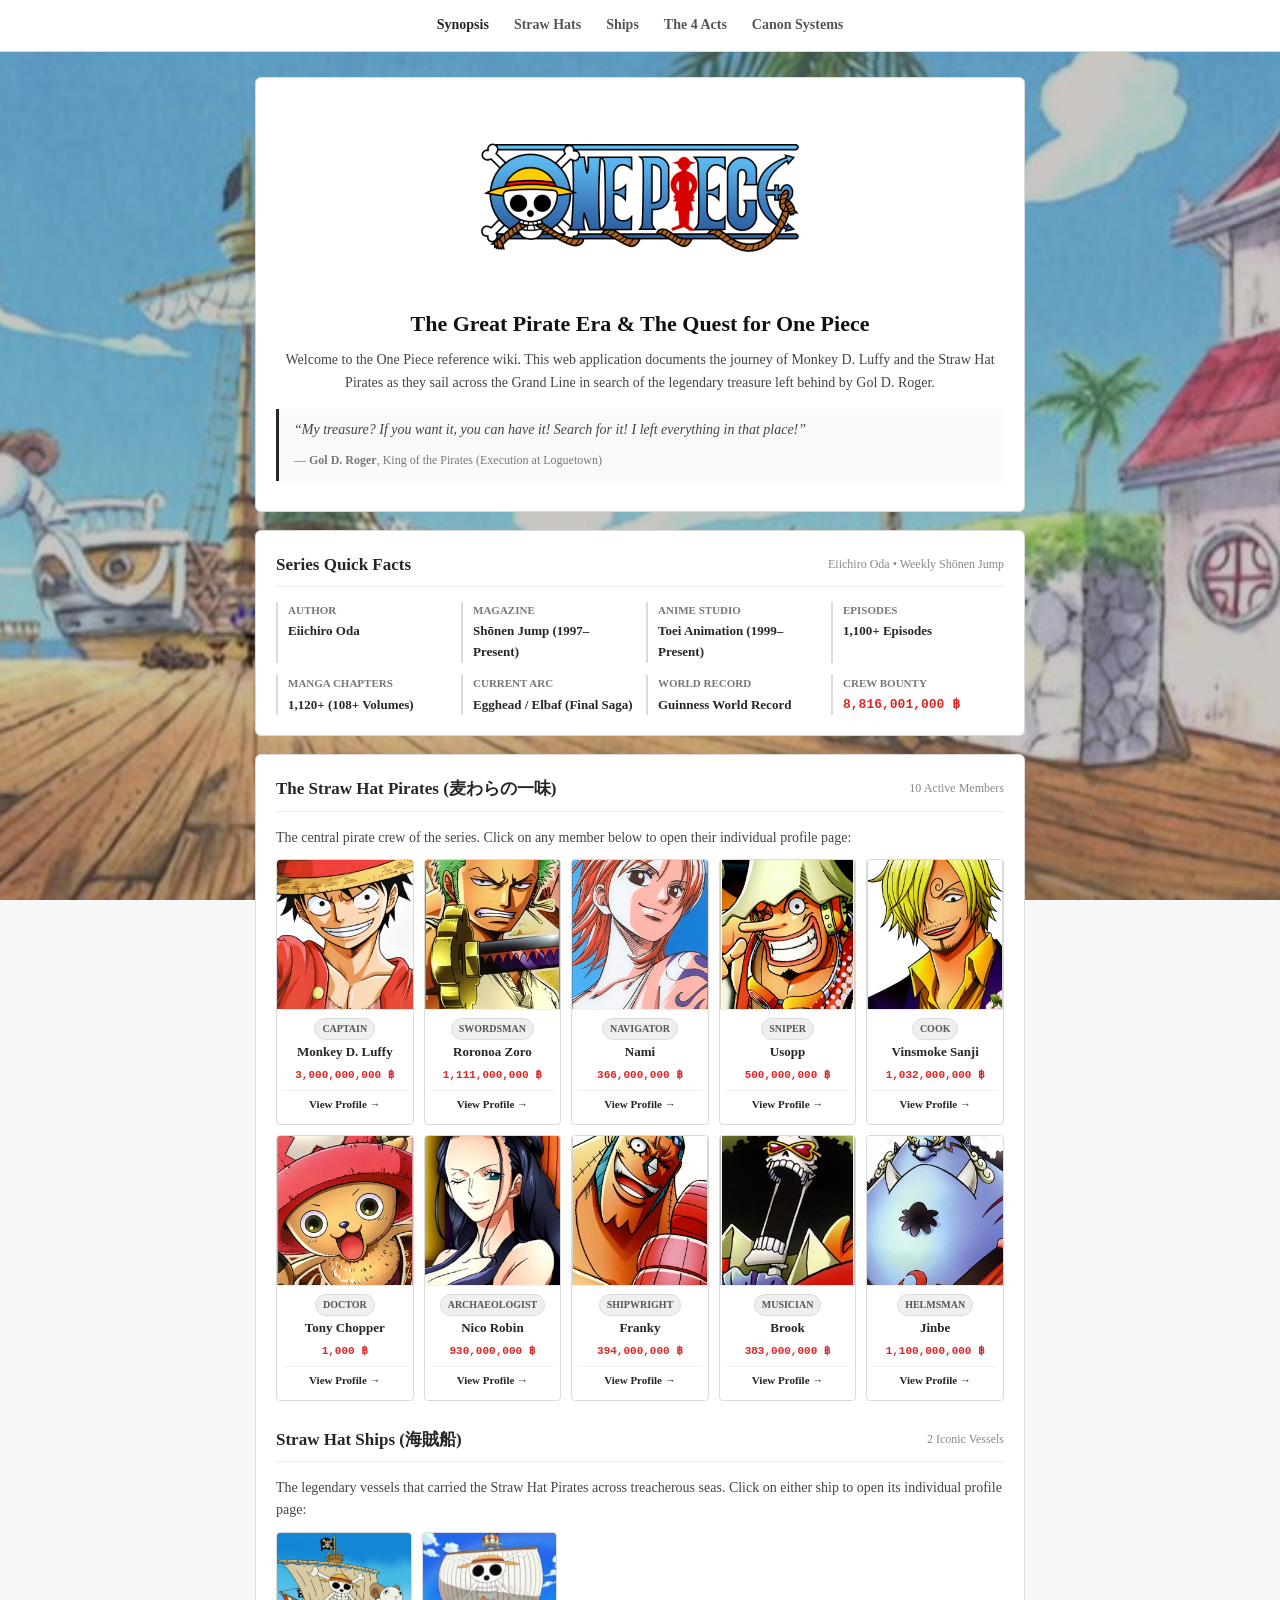
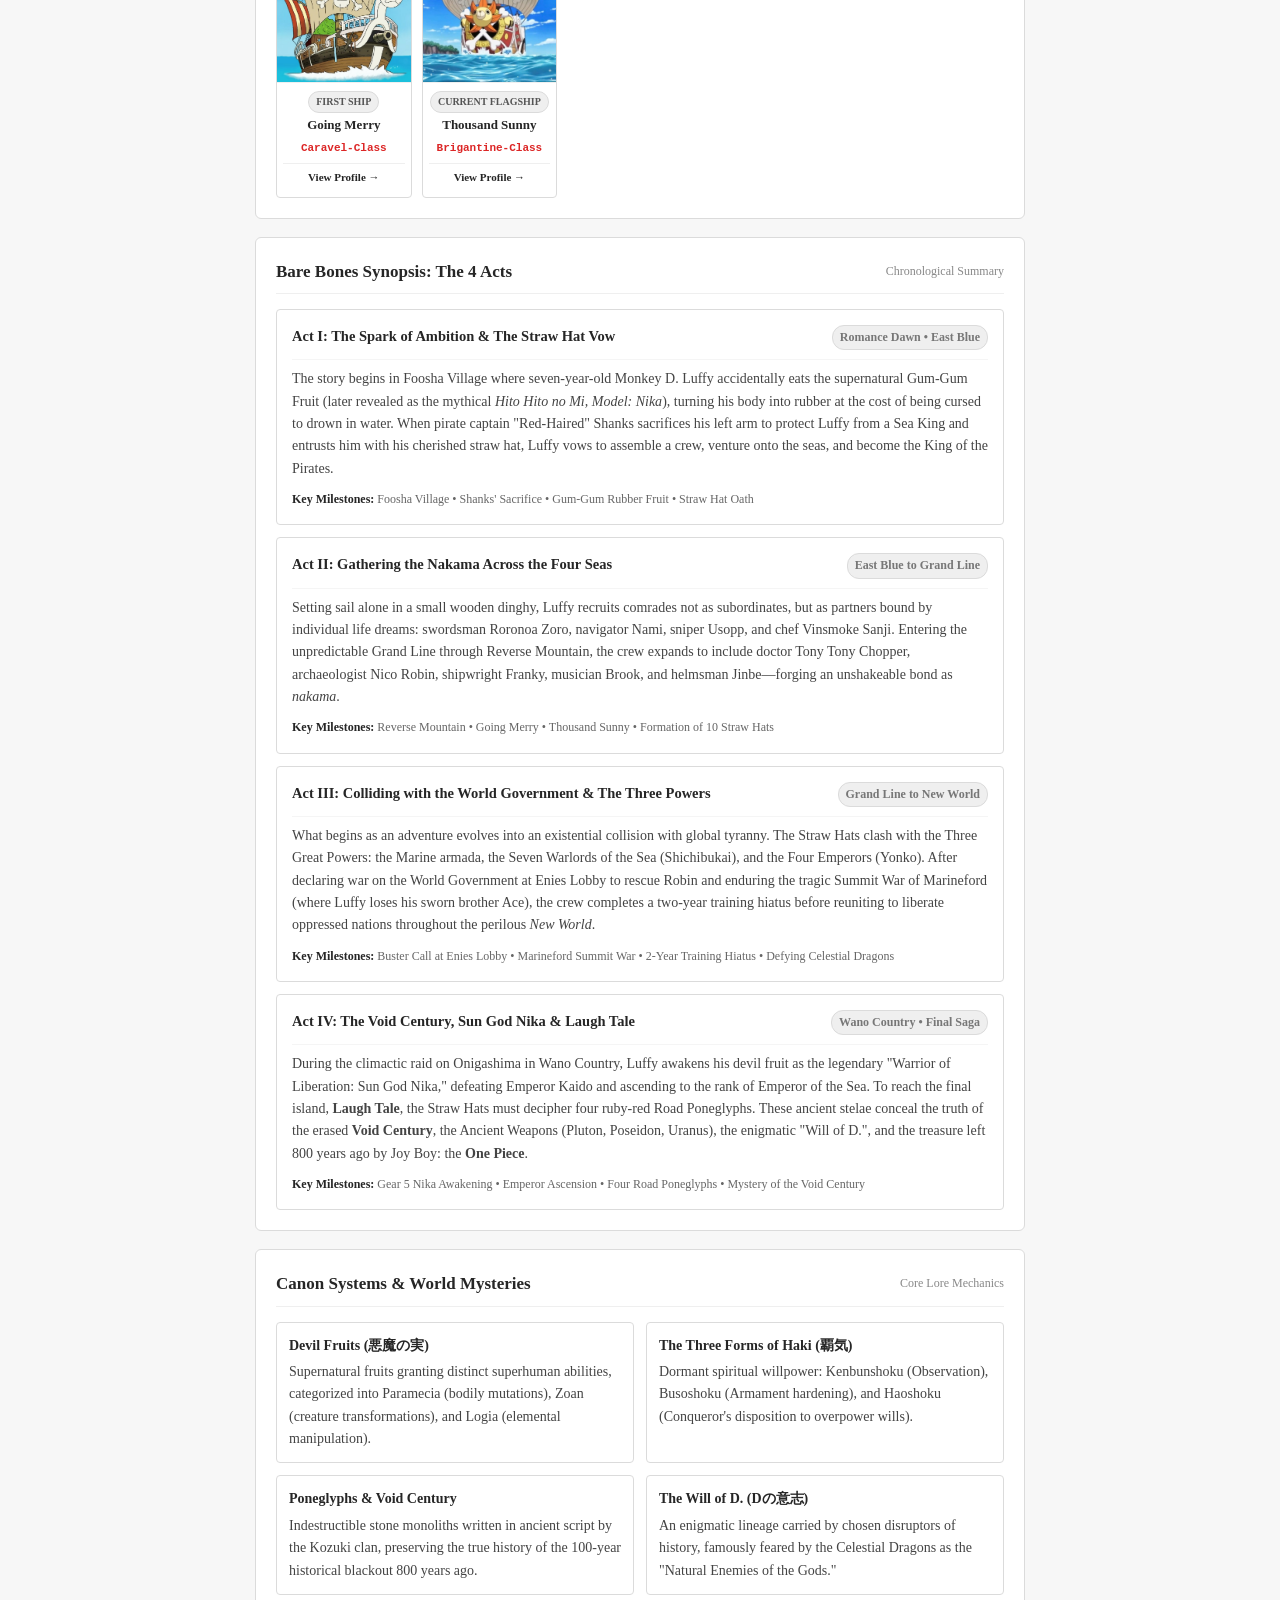
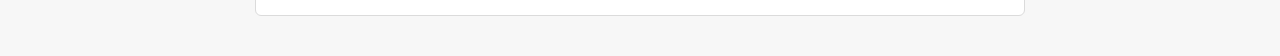
<file: index.html>
<!DOCTYPE html>
<html lang="en">

<head>
  <meta charset="UTF-8">
  <meta name="viewport" content="width=device-width, initial-scale=1.0">
  <title>One Piece Wiki — Synopsis &amp; Straw Hat Crew</title>

  <link rel="icon" type="image/svg+xml" href="assets/img/jolly-roger.svg">
  <link rel="stylesheet" href="assets/css/style.css">
</head>

<body>

  <header>
    <ul class="nav-center">
      <li><a href="index.html" class="active">Synopsis</a></li>
      <li><a href="#crew">Straw Hats</a></li>
      <li><a href="#ships">Ships</a></li>
      <li><a href="#acts">The 4 Acts</a></li>
      <li><a href="#systems">Canon Systems</a></li>
    </ul>
  </header>

  <main>

    <div class="box banner-box hero-box">
      <img src="assets/img/one-piece-logo.png" class="center-logo">
      <h1>The Great Pirate Era &amp; The Quest for One Piece</h1>
      <p>
        Welcome to the One Piece reference wiki. This web application documents the journey of Monkey D. Luffy and the
        Straw Hat Pirates as they sail across the Grand Line in search of the legendary treasure left behind by Gol D.
        Roger.
      </p>

      <div class="quote-placeholder quote-box">
        <p>“My treasure? If you want it, you can have it! Search for it! I left everything in that place!”</p>
        <small>&mdash; <strong>Gol D. Roger</strong>, King of the Pirates (Execution at Loguetown)</small>
      </div>
    </div>

    <div class="box">
      <div class="box-header">
        <h2>Series Quick Facts</h2>
        <span class="subtext">Eiichiro Oda &bull; Weekly Shōnen Jump</span>
      </div>

      <div class="metadata-grid">
        <div class="metadata-item stat-row">
          <span class="metadata-label">Author</span>
          <span class="metadata-value">Eiichiro Oda</span>
        </div>
        <div class="metadata-item stat-row">
          <span class="metadata-label">Magazine</span>
          <span class="metadata-value">Shōnen Jump (1997&ndash;Present)</span>
        </div>
        <div class="metadata-item stat-row">
          <span class="metadata-label">Anime Studio</span>
          <span class="metadata-value">Toei Animation (1999&ndash;Present)</span>
        </div>
        <div class="metadata-item stat-row">
          <span class="metadata-label">Episodes</span>
          <span class="metadata-value">1,100+ Episodes</span>
        </div>
        <div class="metadata-item stat-row">
          <span class="metadata-label">Manga Chapters</span>
          <span class="metadata-value">1,120+ (108+ Volumes)</span>
        </div>
        <div class="metadata-item stat-row">
          <span class="metadata-label">Current Arc</span>
          <span class="metadata-value">Egghead / Elbaf (Final Saga)</span>
        </div>
        <div class="metadata-item stat-row">
          <span class="metadata-label">World Record</span>
          <span class="metadata-value">Guinness World Record</span>
        </div>
        <div class="metadata-item stat-row">
          <span class="metadata-label">Crew Bounty</span>
          <span class="metadata-value" style="color: #dc2626; font-family: monospace;">8,816,001,000 ฿</span>
        </div>
      </div>
    </div>

    <div class="box" id="crew">
      <div class="box-header">
        <h2>The Straw Hat Pirates (麦わらの一味)</h2>
        <span class="subtext">10 Active Members</span>
      </div>
      <p>
        The central pirate crew of the series. Click on any member below to open their individual profile page:
      </p>

      <div class="crew-grid">

        <a href="pages/luffy.html" class="box crew-box crew-card">
          <div class="post-image crew-img-wrap">
            <img src="assets/img/strawhats/luffy.jpg" class="crew-img">
          </div>
          <div class="crew-info">
            <div class="crew-role"><span class="badge">Captain</span></div>
            <div class="crew-name">Monkey D. Luffy</div>
            <div class="crew-bounty">3,000,000,000 ฿</div>
            <span class="crew-link">View Profile &rarr;</span>
          </div>
        </a>

        <a href="pages/zoro.html" class="box crew-box crew-card">
          <div class="post-image crew-img-wrap">
            <img src="assets/img/strawhats/zoro.jpg" class="crew-img">
          </div>
          <div class="crew-info">
            <div class="crew-role"><span class="badge">Swordsman</span></div>
            <div class="crew-name">Roronoa Zoro</div>
            <div class="crew-bounty">1,111,000,000 ฿</div>
            <span class="crew-link">View Profile &rarr;</span>
          </div>
        </a>

        <a href="pages/nami.html" class="box crew-box crew-card">
          <div class="post-image crew-img-wrap">
            <img src="assets/img/strawhats/nami.jpg" class="crew-img">
          </div>
          <div class="crew-info">
            <div class="crew-role"><span class="badge">Navigator</span></div>
            <div class="crew-name">Nami</div>
            <div class="crew-bounty">366,000,000 ฿</div>
            <span class="crew-link">View Profile &rarr;</span>
          </div>
        </a>

        <a href="pages/usopp.html" class="box crew-box crew-card">
          <div class="post-image crew-img-wrap">
            <img src="assets/img/strawhats/usopp.jpg" class="crew-img">
          </div>
          <div class="crew-info">
            <div class="crew-role"><span class="badge">Sniper</span></div>
            <div class="crew-name">Usopp</div>
            <div class="crew-bounty">500,000,000 ฿</div>
            <span class="crew-link">View Profile &rarr;</span>
          </div>
        </a>

        <a href="pages/sanji.html" class="box crew-box crew-card">
          <div class="post-image crew-img-wrap">
            <img src="assets/img/strawhats/sanji.jpg" class="crew-img">
          </div>
          <div class="crew-info">
            <div class="crew-role"><span class="badge">Cook</span></div>
            <div class="crew-name">Vinsmoke Sanji</div>
            <div class="crew-bounty">1,032,000,000 ฿</div>
            <span class="crew-link">View Profile &rarr;</span>
          </div>
        </a>

        <a href="pages/chopper.html" class="box crew-box crew-card">
          <div class="post-image crew-img-wrap">
            <img src="assets/img/strawhats/chopper.jpg" class="crew-img">
          </div>
          <div class="crew-info">
            <div class="crew-role"><span class="badge">Doctor</span></div>
            <div class="crew-name">Tony Chopper</div>
            <div class="crew-bounty">1,000 ฿</div>
            <span class="crew-link">View Profile &rarr;</span>
          </div>
        </a>

        <a href="pages/robin.html" class="box crew-box crew-card">
          <div class="post-image crew-img-wrap">
            <img src="assets/img/strawhats/robin.jpg" class="crew-img">
          </div>
          <div class="crew-info">
            <div class="crew-role"><span class="badge">Archaeologist</span></div>
            <div class="crew-name">Nico Robin</div>
            <div class="crew-bounty">930,000,000 ฿</div>
            <span class="crew-link">View Profile &rarr;</span>
          </div>
        </a>

        <a href="pages/franky.html" class="box crew-box crew-card">
          <div class="post-image crew-img-wrap">
            <img src="assets/img/strawhats/franky.jpg" class="crew-img">
          </div>
          <div class="crew-info">
            <div class="crew-role"><span class="badge">Shipwright</span></div>
            <div class="crew-name">Franky</div>
            <div class="crew-bounty">394,000,000 ฿</div>
            <span class="crew-link">View Profile &rarr;</span>
          </div>
        </a>

        <a href="pages/brook.html" class="box crew-box crew-card">
          <div class="post-image crew-img-wrap">
            <img src="assets/img/strawhats/brook.jpg" class="crew-img">
          </div>
          <div class="crew-info">
            <div class="crew-role"><span class="badge">Musician</span></div>
            <div class="crew-name">Brook</div>
            <div class="crew-bounty">383,000,000 ฿</div>
            <span class="crew-link">View Profile &rarr;</span>
          </div>
        </a>

        <a href="pages/jinbe.html" class="box crew-box crew-card">
          <div class="post-image crew-img-wrap">
            <img src="assets/img/strawhats/jinbe.jpg" class="crew-img">
          </div>
          <div class="crew-info">
            <div class="crew-role"><span class="badge">Helmsman</span></div>
            <div class="crew-name">Jinbe</div>
            <div class="crew-bounty">1,100,000,000 ฿</div>
            <span class="crew-link">View Profile &rarr;</span>
          </div>
        </a>

      </div>

      <div class="box-header" id="ships" style="margin-top: 25px;">
        <h2>Straw Hat Ships (海賊船)</h2>
        <span class="subtext">2 Iconic Vessels</span>
      </div>
      <p>
        The legendary vessels that carried the Straw Hat Pirates across treacherous seas. Click on either ship to open its individual profile page:
      </p>

      <div class="crew-grid ships-grid">

        <a href="pages/goingmerry.html" class="box crew-box crew-card">
          <div class="post-image crew-img-wrap">
            <img src="assets/img/goingmerry1.jpg" class="crew-img">
          </div>
          <div class="crew-info">
            <div class="crew-role"><span class="badge">First Ship</span></div>
            <div class="crew-name">Going Merry</div>
            <div class="crew-bounty ship-type">Caravel-Class</div>
            <span class="crew-link">View Profile &rarr;</span>
          </div>
        </a>

        <a href="pages/thousandsunny.html" class="box crew-box crew-card">
          <div class="post-image crew-img-wrap">
            <img src="assets/img/thousandsunny.jpg" class="crew-img">
          </div>
          <div class="crew-info">
            <div class="crew-role"><span class="badge">Current Flagship</span></div>
            <div class="crew-name">Thousand Sunny</div>
            <div class="crew-bounty ship-type">Brigantine-Class</div>
            <span class="crew-link">View Profile &rarr;</span>
          </div>
        </a>

      </div>
    </div>

    <div class="box" id="acts">
      <div class="box-header">
        <h2>Bare Bones Synopsis: The 4 Acts</h2>
        <span class="subtext">Chronological Summary</span>
      </div>

      <div class="box post-box act-card">
        <div class="box-header act-header">
          <h3 class="act-title">Act I: The Spark of Ambition &amp; The Straw Hat Vow</h3>
          <span class="badge act-period">Romance Dawn &bull; East Blue</span>
        </div>
        <p>
          The story begins in Foosha Village where seven-year-old Monkey D. Luffy accidentally eats the supernatural
          Gum-Gum Fruit (later revealed as the mythical <em>Hito Hito no Mi, Model: Nika</em>), turning his body into
          rubber at the cost of being cursed to drown in water. When pirate captain "Red-Haired" Shanks sacrifices his
          left arm to protect Luffy from a Sea King and entrusts him with his cherished straw hat, Luffy vows to
          assemble a crew, venture onto the seas, and become the King of the Pirates.
        </p>
        <div class="act-keypoints">
          <strong>Key Milestones:</strong> Foosha Village &bull; Shanks' Sacrifice &bull; Gum-Gum Rubber Fruit &bull;
          Straw Hat Oath
        </div>
      </div>

      <div class="box post-box act-card">
        <div class="box-header act-header">
          <h3 class="act-title">Act II: Gathering the Nakama Across the Four Seas</h3>
          <span class="badge act-period">East Blue to Grand Line</span>
        </div>
        <p>
          Setting sail alone in a small wooden dinghy, Luffy recruits comrades not as subordinates, but as partners
          bound by individual life dreams: swordsman Roronoa Zoro, navigator Nami, sniper Usopp, and chef Vinsmoke
          Sanji. Entering the unpredictable Grand Line through Reverse Mountain, the crew expands to include doctor Tony
          Tony Chopper, archaeologist Nico Robin, shipwright Franky, musician Brook, and helmsman Jinbe&mdash;forging an
          unshakeable bond as <em>nakama</em>.
        </p>
        <div class="act-keypoints">
          <strong>Key Milestones:</strong> Reverse Mountain &bull; Going Merry &bull; Thousand Sunny &bull; Formation of
          10 Straw Hats
        </div>
      </div>

      <div class="box post-box act-card">
        <div class="box-header act-header">
          <h3 class="act-title">Act III: Colliding with the World Government &amp; The Three Powers</h3>
          <span class="badge act-period">Grand Line to New World</span>
        </div>
        <p>
          What begins as an adventure evolves into an existential collision with global tyranny. The Straw Hats clash
          with the Three Great Powers: the Marine armada, the Seven Warlords of the Sea (Shichibukai), and the Four
          Emperors (Yonko). After declaring war on the World Government at Enies Lobby to rescue Robin and enduring the
          tragic Summit War of Marineford (where Luffy loses his sworn brother Ace), the crew completes a two-year
          training hiatus before reuniting to liberate oppressed nations throughout the perilous <em>New World</em>.
        </p>
        <div class="act-keypoints">
          <strong>Key Milestones:</strong> Buster Call at Enies Lobby &bull; Marineford Summit War &bull; 2-Year
          Training Hiatus &bull; Defying Celestial Dragons
        </div>
      </div>

      <div class="box post-box act-card">
        <div class="box-header act-header">
          <h3 class="act-title">Act IV: The Void Century, Sun God Nika &amp; Laugh Tale</h3>
          <span class="badge act-period">Wano Country &bull; Final Saga</span>
        </div>
        <p>
          During the climactic raid on Onigashima in Wano Country, Luffy awakens his devil fruit as the legendary
          "Warrior of Liberation: Sun God Nika," defeating Emperor Kaido and ascending to the rank of Emperor of the
          Sea. To reach the final island, <strong>Laugh Tale</strong>, the Straw Hats must decipher four ruby-red Road
          Poneglyphs. These ancient stelae conceal the truth of the erased <strong>Void Century</strong>, the Ancient
          Weapons (Pluton, Poseidon, Uranus), the enigmatic "Will of D.", and the treasure left 800 years ago by Joy
          Boy: the <strong>One Piece</strong>.
        </p>
        <div class="act-keypoints">
          <strong>Key Milestones:</strong> Gear 5 Nika Awakening &bull; Emperor Ascension &bull; Four Road Poneglyphs
          &bull; Mystery of the Void Century
        </div>
      </div>
    </div>

    <div class="box" id="systems">
      <div class="box-header">
        <h2>Canon Systems &amp; World Mysteries</h2>
        <span class="subtext">Core Lore Mechanics</span>
      </div>

      <div class="features-row systems-grid">
        <div class="box feature-box system-item">
          <h4>Devil Fruits (悪魔の実)</h4>
          <p>Supernatural fruits granting distinct superhuman abilities, categorized into Paramecia (bodily mutations),
            Zoan (creature transformations), and Logia (elemental manipulation).</p>
        </div>
        <div class="box feature-box system-item">
          <h4>The Three Forms of Haki (覇気)</h4>
          <p>Dormant spiritual willpower: Kenbunshoku (Observation), Busoshoku (Armament hardening), and Haoshoku
            (Conqueror's disposition to overpower wills).</p>
        </div>
        <div class="box feature-box system-item">
          <h4>Poneglyphs &amp; Void Century</h4>
          <p>Indestructible stone monoliths written in ancient script by the Kozuki clan, preserving the true history of
            the 100-year historical blackout 800 years ago.</p>
        </div>
        <div class="box feature-box system-item">
          <h4>The Will of D. (Dの意志)</h4>
          <p>An enigmatic lineage carried by chosen disruptors of history, famously feared by the Celestial Dragons as
            the "Natural Enemies of the Gods."</p>
        </div>
      </div>
    </div>

  </main>

</body>

</html>
</file>
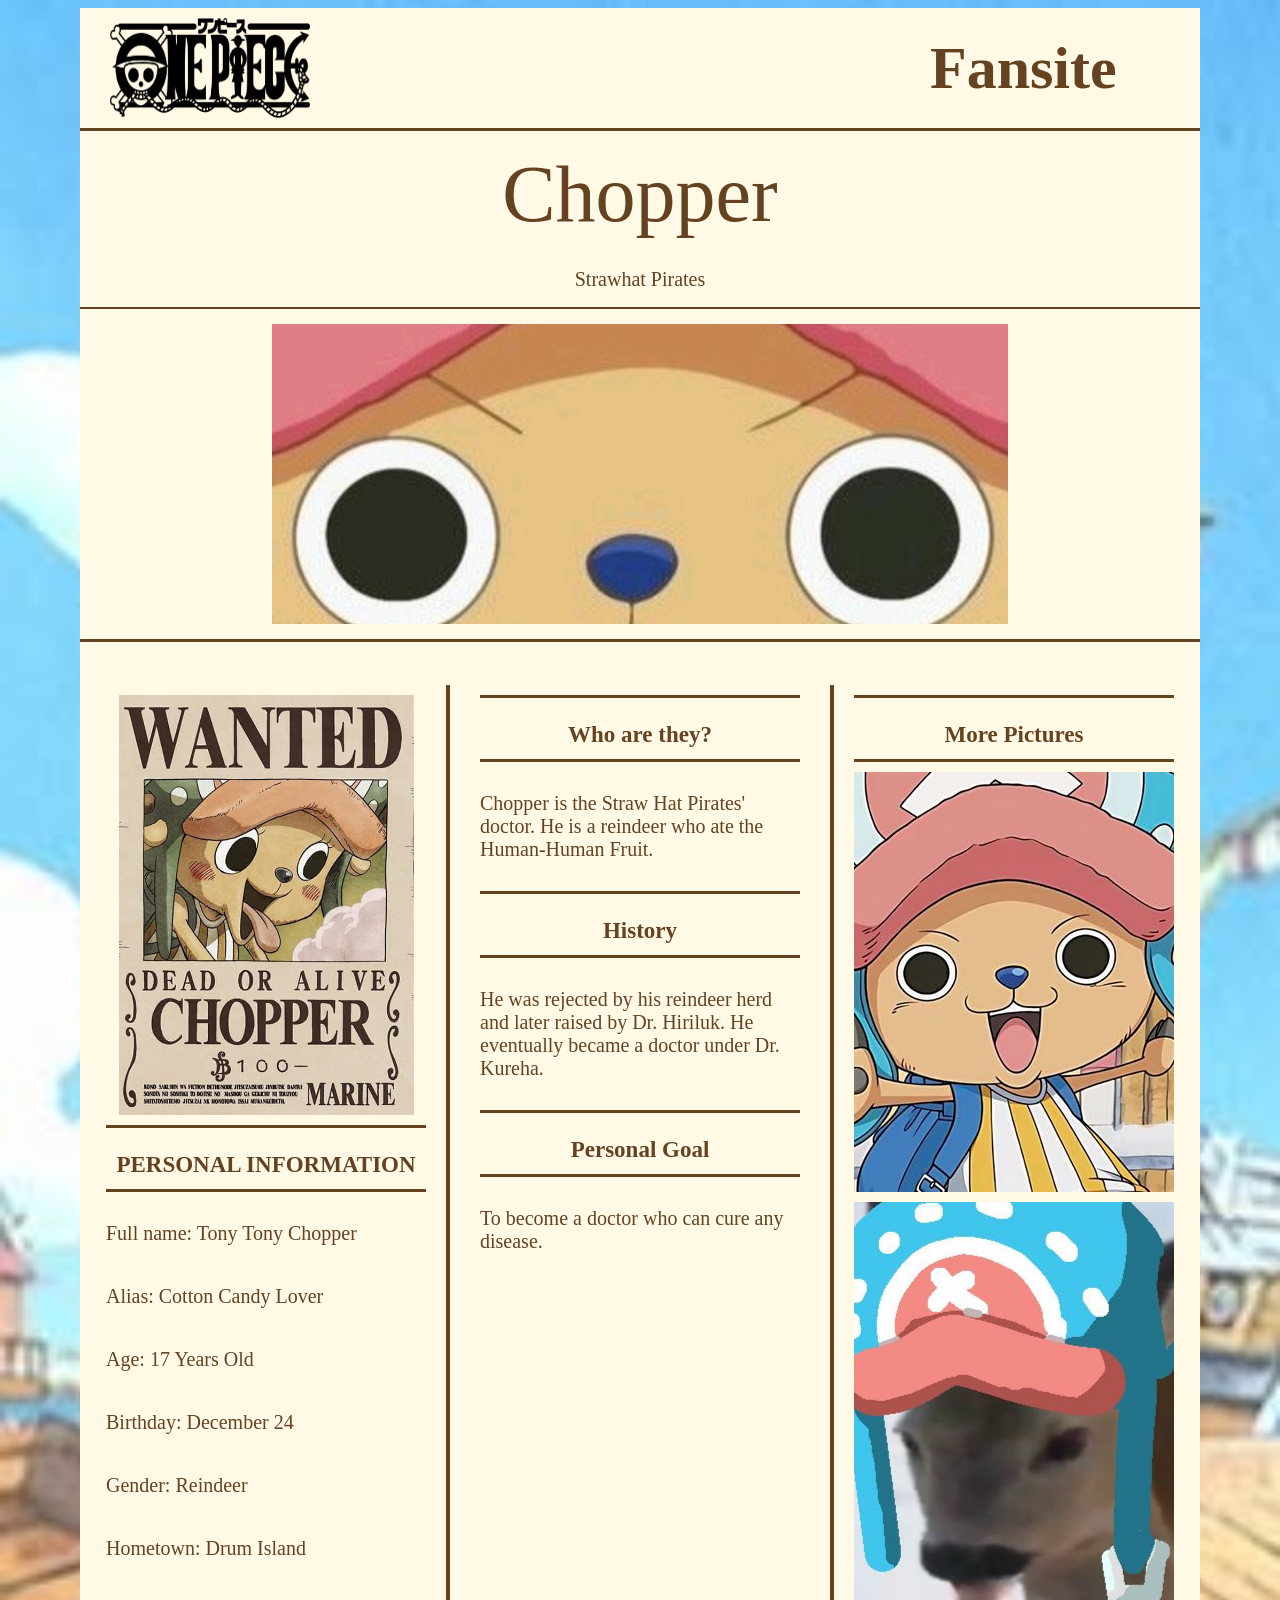
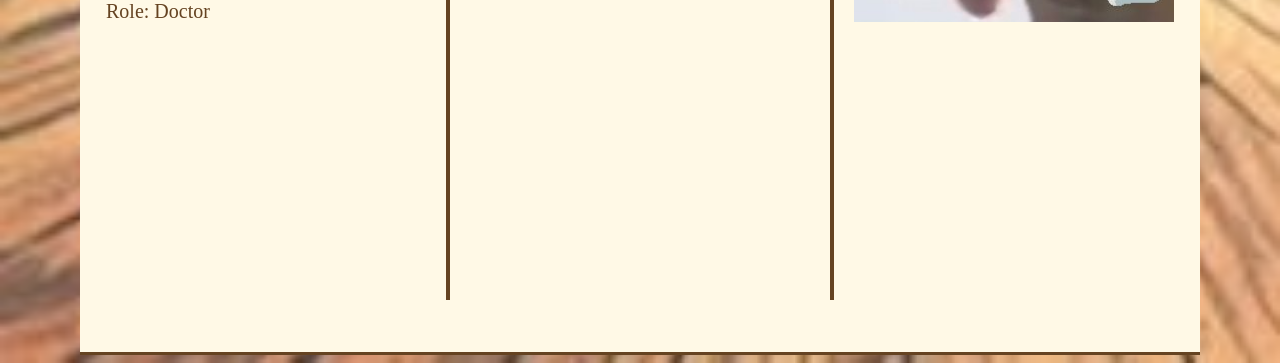
<file: pages/chopper.html>
<!DOCTYPE HTML>
<html>
<head> 
	<title> One Piece! Fan Website </title>
	<link rel="stylesheet" href="../assets/css/chopper_style.css">
</head>
<body>


<div id="column">
	<!-- Header -->
	<div id="box1">
		<div id="row">
			<div id="onepiece_logo"> </div>
			<div id="header_space"> </div>
			<div id="fansite_txt"> <p> Fansite </p> </div>
		</div>
	</div>
	
	<!-- Name of Character -->
	<div id="name">
		<div id="column">
			<p> Chopper </p>

		</div>
	</div>
	
	<!-- Strawhat -->
	<div id="name_s">
		<div id="column">
			<p> Strawhat Pirates </p>

		</div>
	</div>

	<!-- Eyebrow Pic -->
	<div id="eye_box">
		<div id="eye_pic"> </div>
	</div>

	<!-- Info part -->
	<div id="box2">
		<div id="column">
			<div id="row">
			<!--Character's Personal Info-->
			<div id="box_left">
				<div id="column">
					<div id="wanted"> </div>
					<div id="info_txt"> 
						<p> PERSONAL INFORMATION </p>
					</div>
	
					<div id="info">
						<div id="column">
							<p> Full name: Tony Tony Chopper </p>
							<p> Alias: Cotton Candy Lover </p>
							<p> Age: 17 Years Old </p>
							<p> Birthday: December 24 </p>
							<p> Gender: Reindeer </p>
							<p> Hometown: Drum Island </p>
							<p> Role: Doctor </p>
						</div>
					</div>
				</div>			
			</div>	
		
			<div id="box_mid">
				<div id="column">
					<div id="info_txt"> 
						<p> Who are they? </p>
					</div>
					
					<div id="info">
						<div id="column">
							<p> Chopper is the Straw Hat Pirates' doctor. He is a reindeer who ate the Human-Human Fruit. </p>
	
						</div>
					</div>

					<div id="info_txt"> 
						<p> History </p>
					</div>
					
					<div id="info">
						<div id="column">
							<p> He was rejected by his reindeer herd and later raised by Dr. Hiriluk. He eventually became a doctor under Dr. Kureha. </p>
	
						</div>
					</div>

					<div id="info_txt"> 
						<p> Personal Goal </p>
					</div>
					
					<div id="info">
						<div id="column">
							<p> To become a doctor who can cure any disease. </p>
	
						</div>
					</div>



				</div>
			</div>	

			<div id="box_right">
				<div id="column">
					<div id="info_txt"> 
						<p> More Pictures </p>
					</div>
					
					<div id="pic1"> </div>
					<div id="pic2"> </div>

			</div>	
			</div>
		</div>
	
	</div>

	


</div>











</body>
</html>
</file>
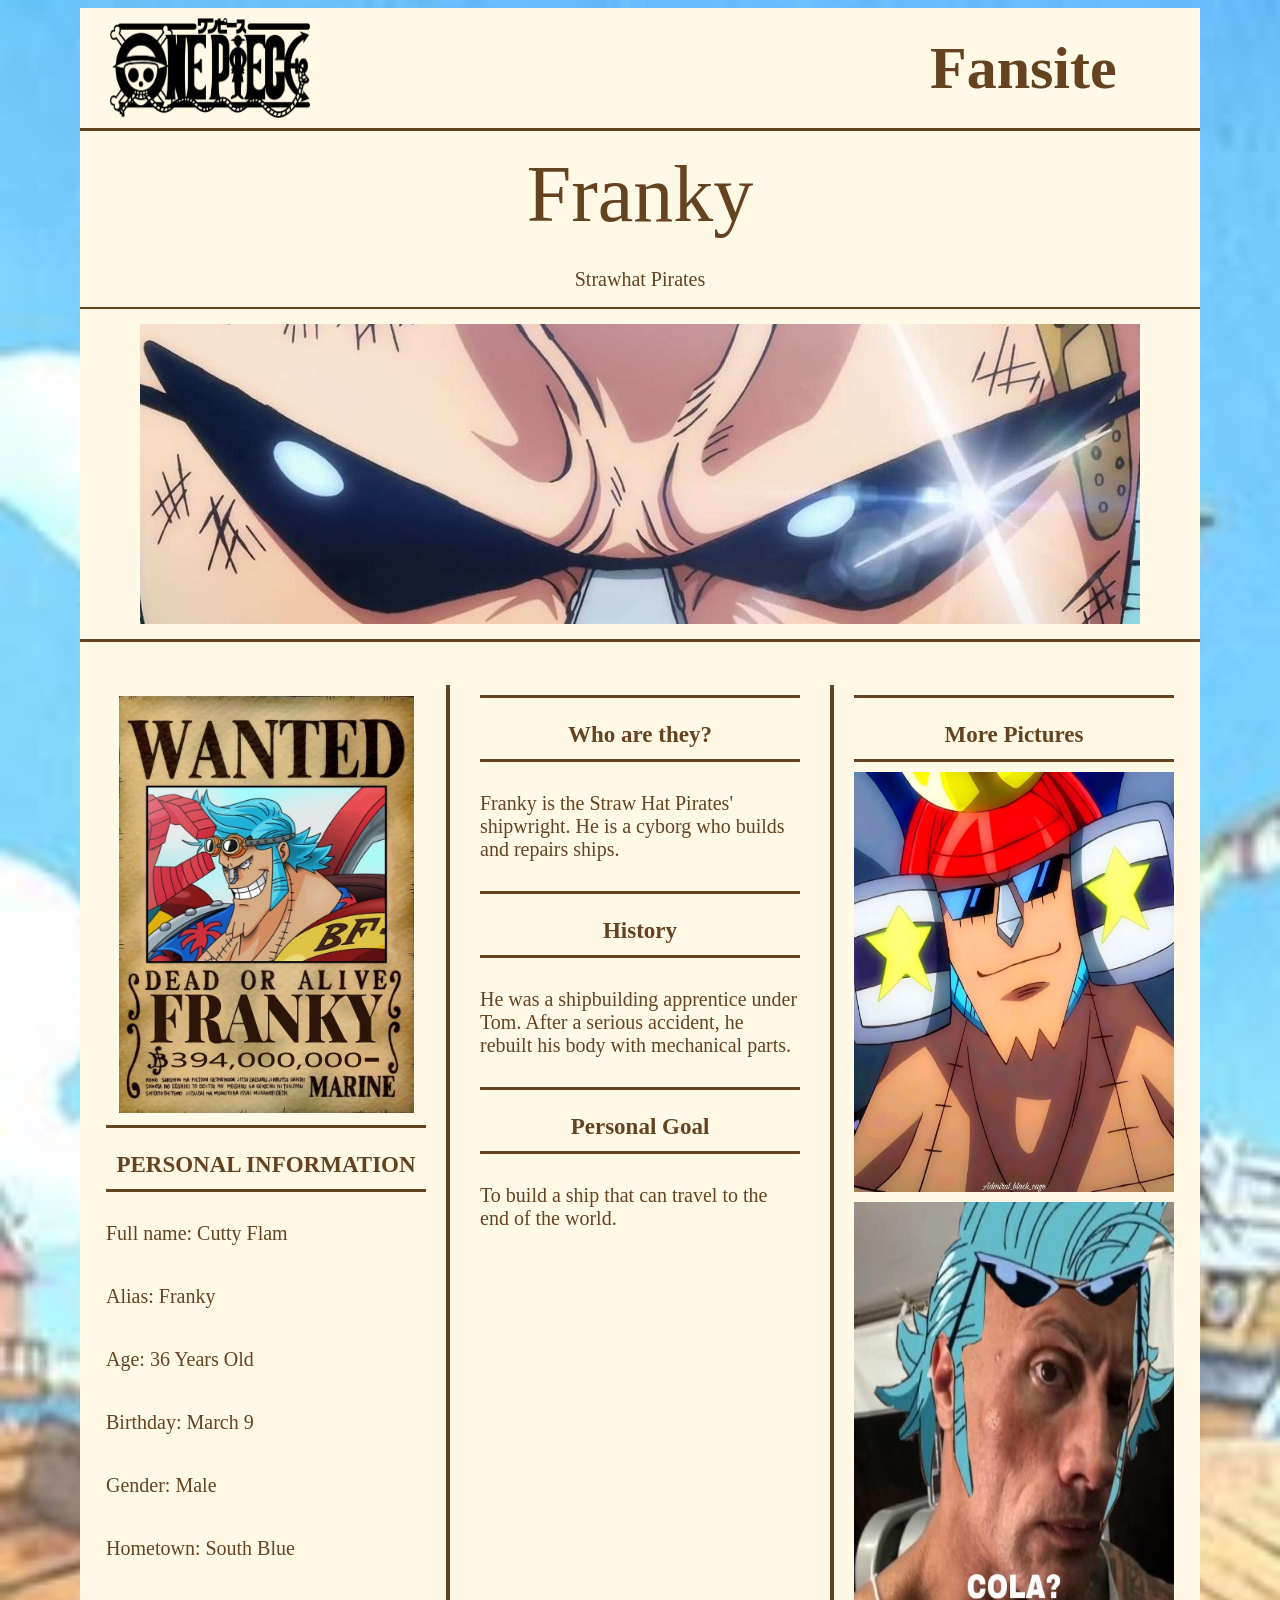
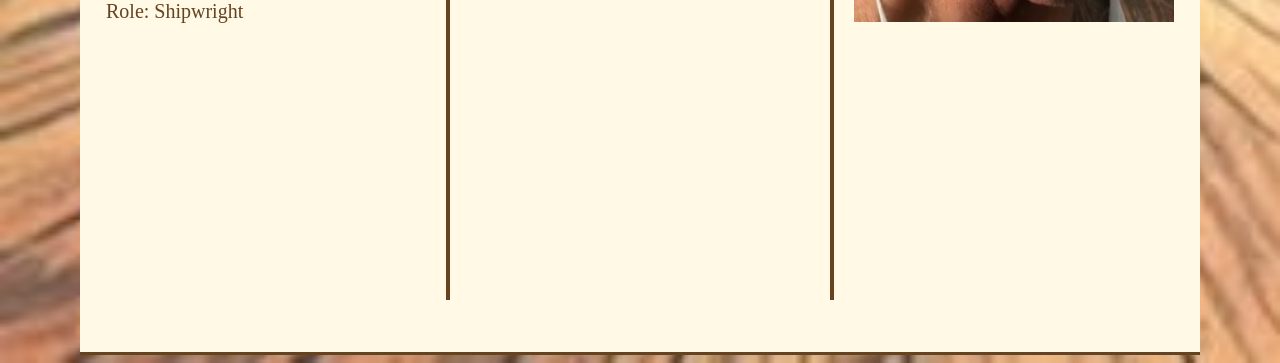
<file: pages/franky.html>
<!DOCTYPE HTML>
<html>
<head> 
	<title> One Piece! Fan Website </title>
	<link rel="stylesheet" href="../assets/css/franky_style.css">
</head>
<body>


<div id="column">
	<!-- Header -->
	<div id="box1">
		<div id="row">
			<div id="onepiece_logo"> </div>
			<div id="header_space"> </div>
			<div id="fansite_txt"> <p> Fansite </p> </div>
		</div>
	</div>
	
	<!-- Name of Character -->
	<div id="name">
		<div id="column">
			<p> Franky </p>

		</div>
	</div>
	
	<!-- Strawhat -->
	<div id="name_s">
		<div id="column">
			<p> Strawhat Pirates </p>

		</div>
	</div>

	<!-- Eyebrow Pic -->
	<div id="eye_box">
		<div id="eye_pic"> </div>
	</div>

	<!-- Info part -->
	<div id="box2">
		<div id="column">
			<div id="row">
			<!--Character's Personal Info-->
			<div id="box_left">
				<div id="column">
					<div id="wanted"> </div>
					<div id="info_txt"> 
						<p> PERSONAL INFORMATION </p>
					</div>
	
					<div id="info">
						<div id="column">
							<p> Full name: Cutty Flam </p>
							<p> Alias: Franky </p>
							<p> Age: 36 Years Old </p>
							<p> Birthday: March 9 </p>
							<p> Gender: Male </p>
							<p> Hometown: South Blue </p>
							<p> Role: Shipwright </p>
						</div>
					</div>
				</div>			
			</div>	
		
			<div id="box_mid">
				<div id="column">
					<div id="info_txt"> 
						<p> Who are they? </p>
					</div>
					
					<div id="info">
						<div id="column">
							<p> Franky is the Straw Hat Pirates' shipwright. He is a cyborg who builds and repairs ships. </p>
	
						</div>
					</div>

					<div id="info_txt"> 
						<p> History </p>
					</div>
					
					<div id="info">
						<div id="column">
							<p> He was a shipbuilding apprentice under Tom. After a serious accident, he rebuilt his body with mechanical parts. </p>
	
						</div>
					</div>

					<div id="info_txt"> 
						<p> Personal Goal </p>
					</div>
					
					<div id="info">
						<div id="column">
							<p> To build a ship that can travel to the end of the world. </p>
	
						</div>
					</div>



				</div>
			</div>	

			<div id="box_right">
				<div id="column">
					<div id="info_txt"> 
						<p> More Pictures </p>
					</div>
					
					<div id="pic1"> </div>
					<div id="pic2"> </div>

			</div>	
			</div>
		</div>
	
	</div>

	


</div>











</body>
</html>
</file>
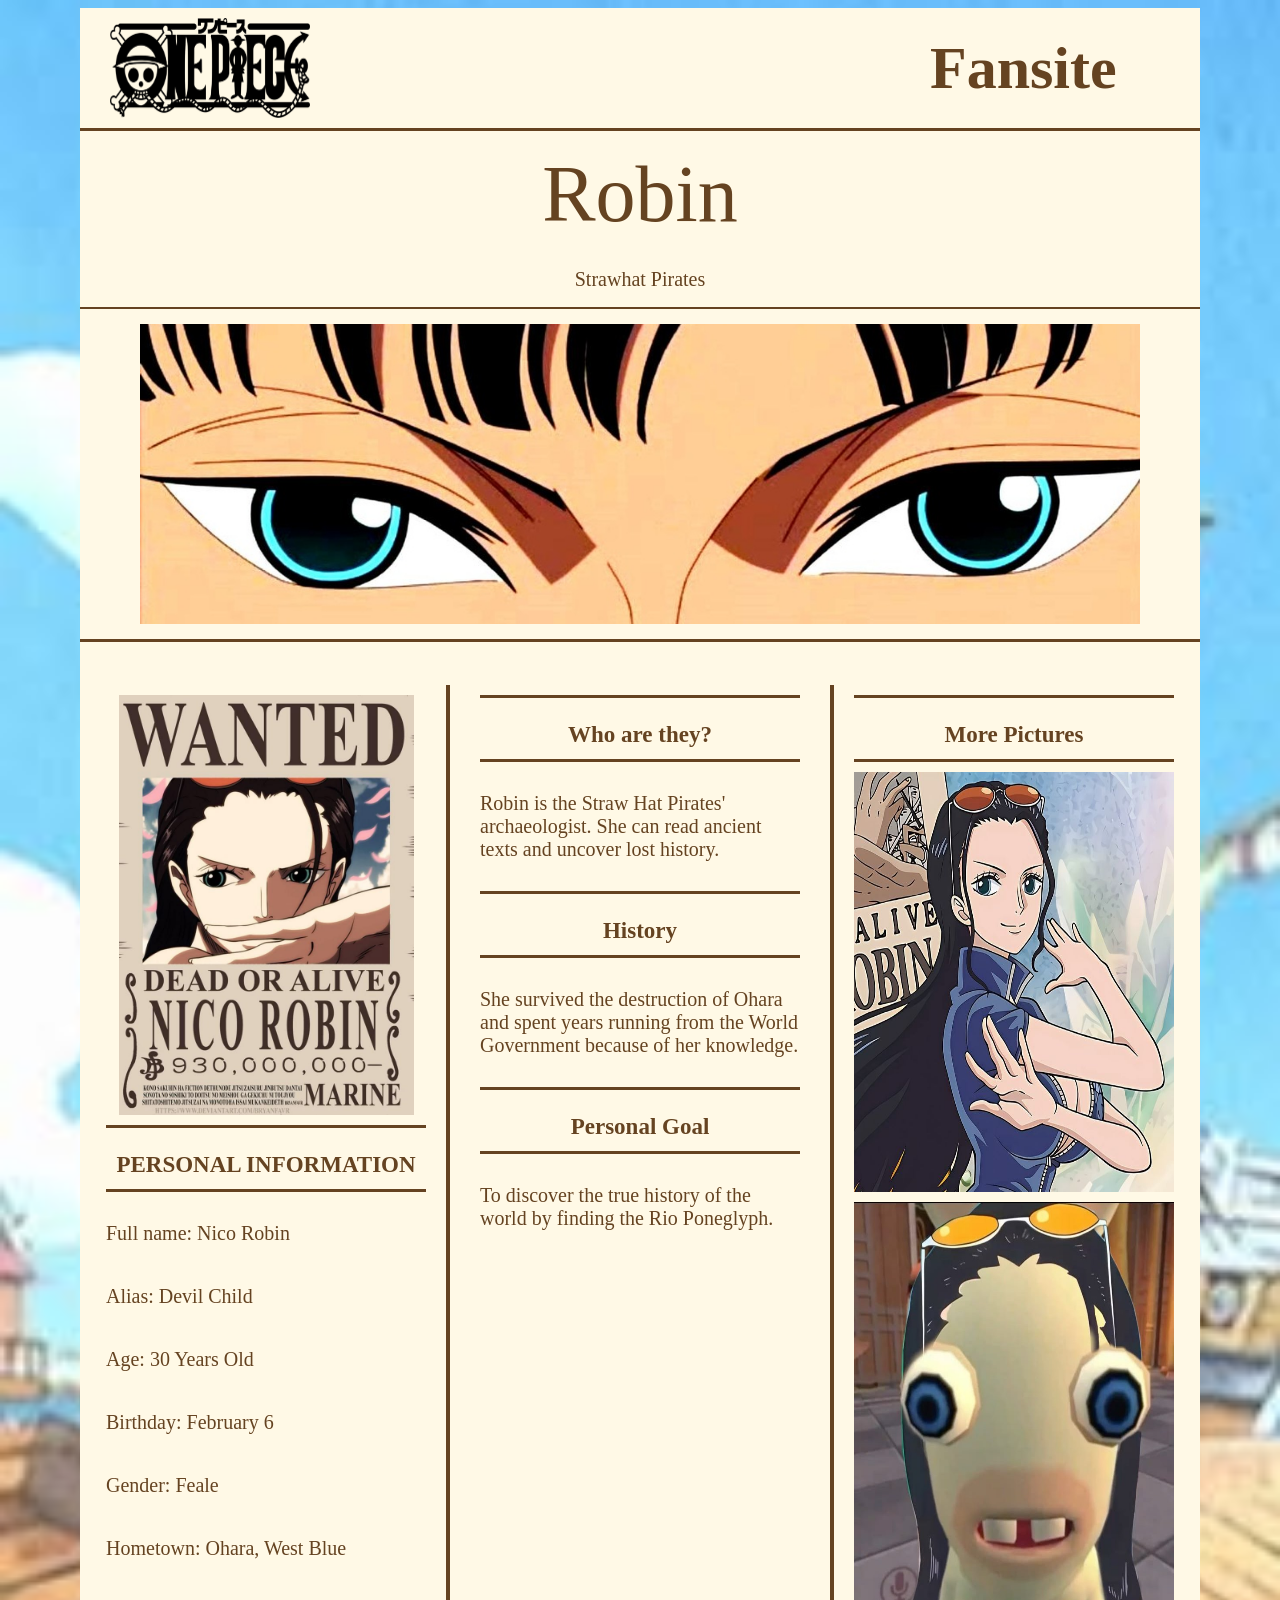
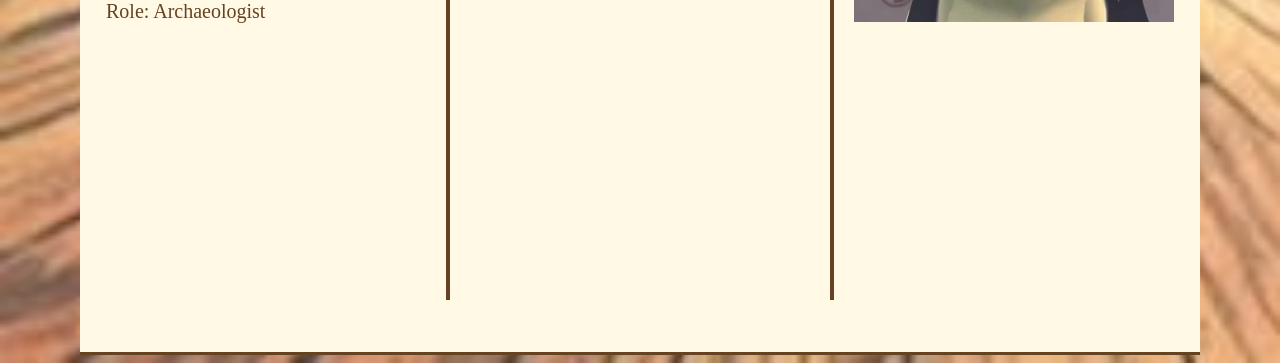
<file: pages/robin.html>
<!DOCTYPE HTML>
<html>
<head> 
	<title> One Piece! Fan Website </title>
	<link rel="stylesheet" href="../assets/css/robin_style.css">
</head>
<body>


<div id="column">
	<!-- Header -->
	<div id="box1">
		<div id="row">
			<div id="onepiece_logo"> </div>
			<div id="header_space"> </div>
			<div id="fansite_txt"> <p> Fansite </p> </div>
		</div>
	</div>
	
	<!-- Name of Character -->
	<div id="name">
		<div id="column">
			<p> Robin </p>

		</div>
	</div>
	
	<!-- Strawhat -->
	<div id="name_s">
		<div id="column">
			<p> Strawhat Pirates </p>

		</div>
	</div>

	<!-- Eyebrow Pic -->
	<div id="eye_box">
		<div id="eye_pic"> </div>
	</div>

	<!-- Info part -->
	<div id="box2">
		<div id="column">
			<div id="row">
			<!--Character's Personal Info-->
			<div id="box_left">
				<div id="column">
					<div id="wanted"> </div>
					<div id="info_txt"> 
						<p> PERSONAL INFORMATION </p>
					</div>
	
					<div id="info">
						<div id="column">
							<p> Full name: Nico Robin </p>
							<p> Alias: Devil Child </p>
							<p> Age: 30 Years Old </p>
							<p> Birthday: February 6 </p>
							<p> Gender: Feale </p>
							<p> Hometown: Ohara, West Blue </p>
							<p> Role: Archaeologist </p>
						</div>
					</div>
				</div>			
			</div>	
		
			<div id="box_mid">
				<div id="column">
					<div id="info_txt"> 
						<p> Who are they? </p>
					</div>
					
					<div id="info">
						<div id="column">
							<p> Robin is the Straw Hat Pirates' archaeologist. She can read ancient texts and uncover lost history. </p>
	
						</div>
					</div>

					<div id="info_txt"> 
						<p> History </p>
					</div>
					
					<div id="info">
						<div id="column">
							<p> She survived the destruction of Ohara and spent years running from the World Government because of her knowledge. </p>
	
						</div>
					</div>

					<div id="info_txt"> 
						<p> Personal Goal </p>
					</div>
					
					<div id="info">
						<div id="column">
							<p> To discover the true history of the world by finding the Rio Poneglyph. </p>
	
						</div>
					</div>



				</div>
			</div>	

			<div id="box_right">
				<div id="column">
					<div id="info_txt"> 
						<p> More Pictures </p>
					</div>
					
					<div id="pic1"> </div>
					<div id="pic2"> </div>

			</div>	
			</div>
		</div>
	
	</div>

	


</div>











</body>
</html>
</file>
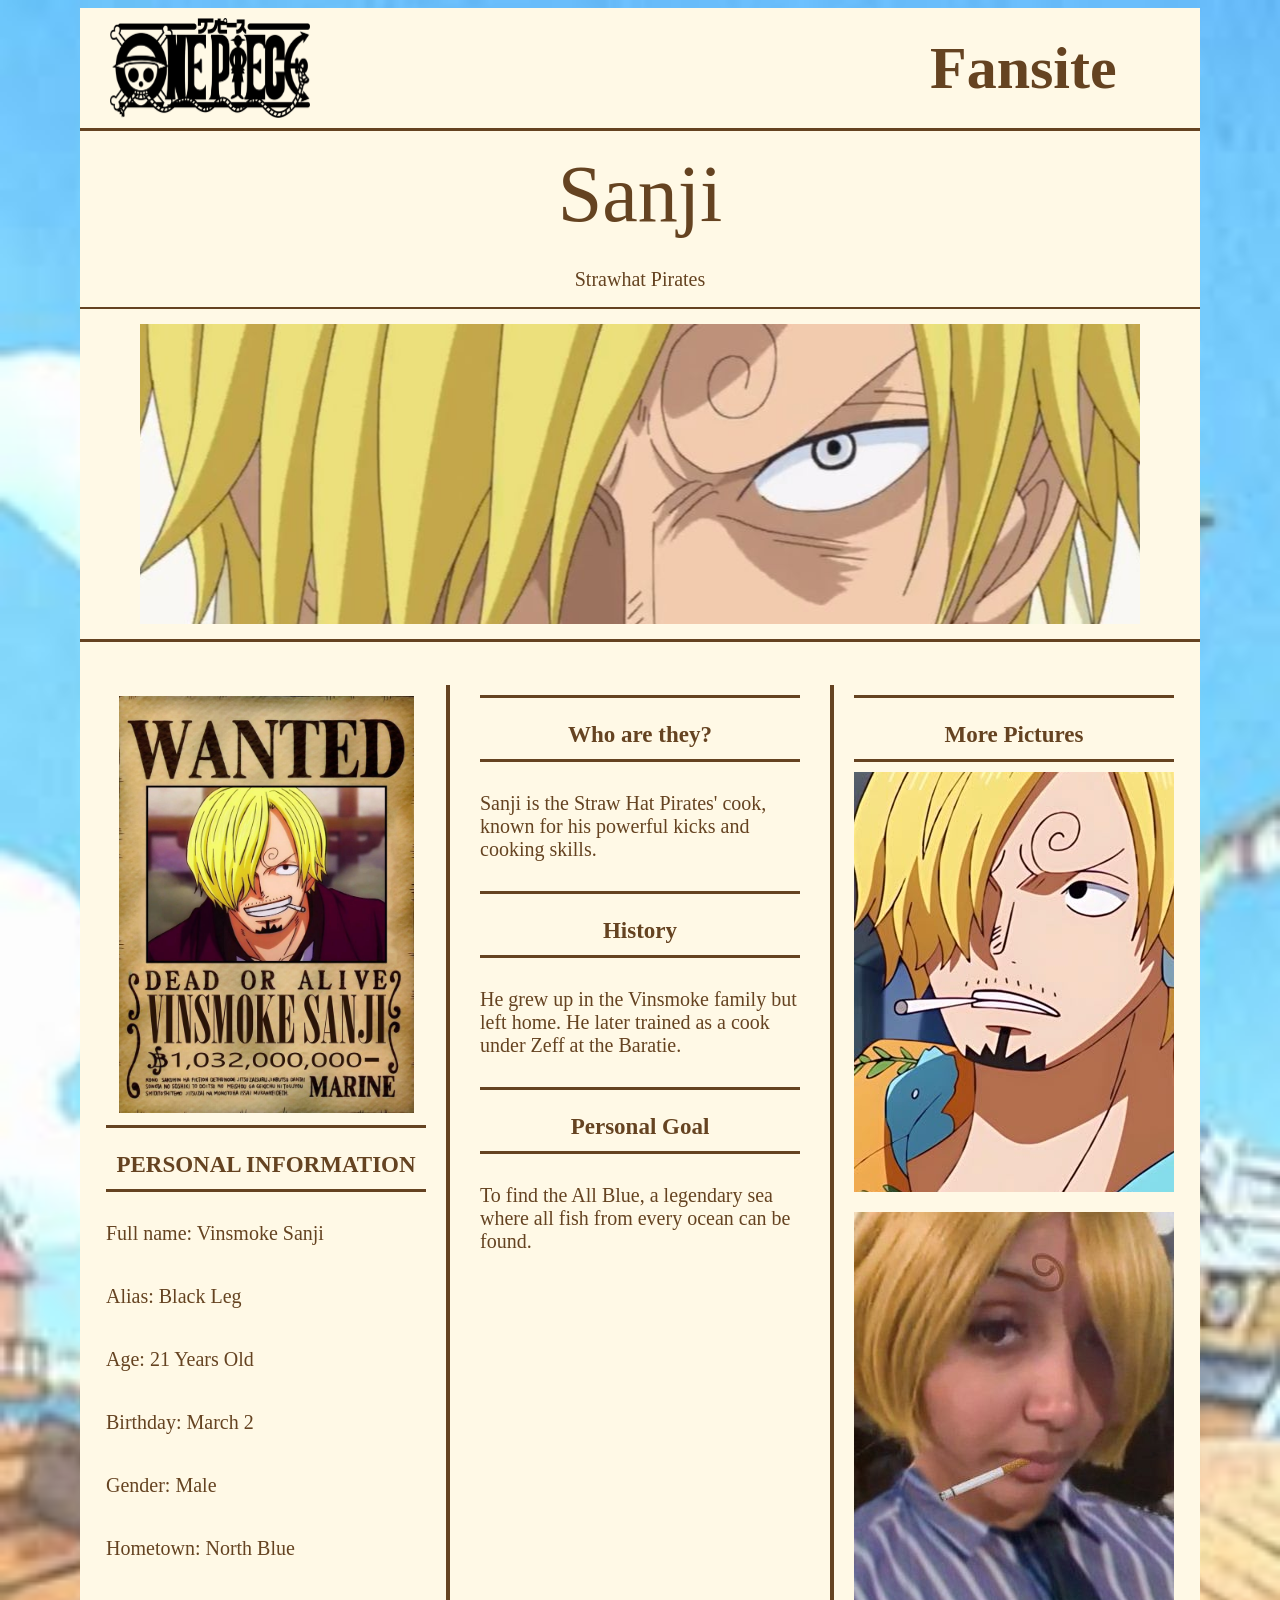
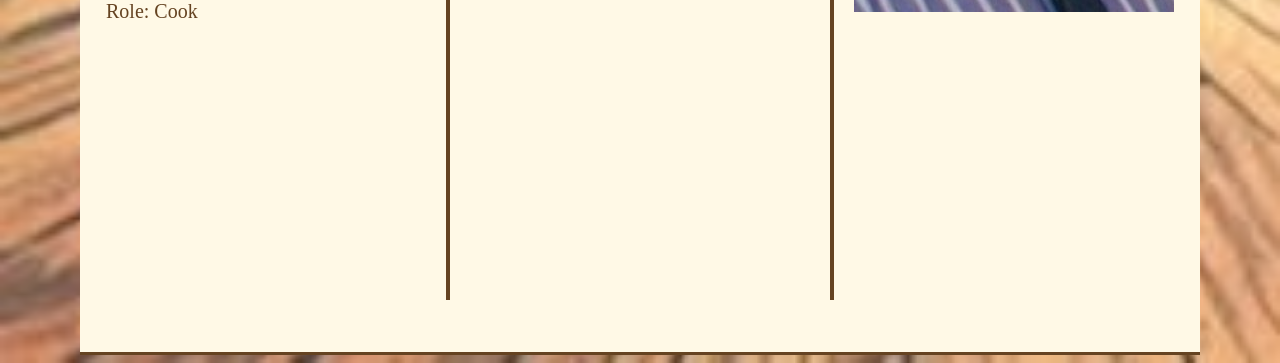
<file: pages/sanji.html>
<!DOCTYPE HTML>
<html>
<head> 
	<title> One Piece! Fan Website </title>
	<link rel="stylesheet" href="../assets/css/sanji_style.css">
</head>
<body>


<div id="column">
	<!-- Header -->
	<div id="box1">
		<div id="row">
			<div id="onepiece_logo"> </div>
			<div id="header_space"> </div>
			<div id="fansite_txt"> <p> Fansite </p> </div>
		</div>
	</div>
	
	<!-- Name of Character -->
	<div id="name">
		<div id="column">
			<p> Sanji </p>

		</div>
	</div>
	
	<!-- Strawhat -->
	<div id="name_s">
		<div id="column">
			<p> Strawhat Pirates </p>

		</div>
	</div>

	<!-- Eyebrow Pic -->
	<div id="eye_box">
		<div id="eye_pic"> </div>
	</div>

	<!-- Info part -->
	<div id="box2">
		<div id="column">
			<div id="row">
			<!--Character's Personal Info-->
			<div id="box_left">
				<div id="column">
					<div id="wanted"> </div>
					<div id="info_txt"> 
						<p> PERSONAL INFORMATION </p>
					</div>
	
					<div id="info">
						<div id="column">
							<p> Full name: Vinsmoke Sanji </p>
							<p> Alias: Black Leg </p>
							<p> Age: 21 Years Old </p>
							<p> Birthday: March 2 </p>
							<p> Gender: Male </p>
							<p> Hometown: North Blue </p>
							<p> Role: Cook </p>
						</div>
					</div>
				</div>			
			</div>	
		
			<div id="box_mid">
				<div id="column">
					<div id="info_txt"> 
						<p> Who are they? </p>
					</div>
					
					<div id="info">
						<div id="column">
							<p> Sanji is the Straw Hat Pirates' cook, known for his powerful kicks and cooking skills. </p>
	
						</div>
					</div>

					<div id="info_txt"> 
						<p> History </p>
					</div>
					
					<div id="info">
						<div id="column">
							<p> He grew up in the Vinsmoke family but left home. He later trained as a cook under Zeff at the Baratie. </p>
	
						</div>
					</div>

					<div id="info_txt"> 
						<p> Personal Goal </p>
					</div>
					
					<div id="info">
						<div id="column">
							<p> To find the All Blue, a legendary sea where all fish from every ocean can be found. </p>
	
						</div>
					</div>



				</div>
			</div>	

			<div id="box_right">
				<div id="column">
					<div id="info_txt"> 
						<p> More Pictures </p>
					</div>
					
					<div id="pic1"> </div>
					<div id="pic2"> </div>

			</div>	
			</div>
		</div>
	
	</div>

	


</div>











</body>
</html>
</file>
<file: assets/css/style.css>
* {
    box-sizing: border-box;
    margin: 0;
    padding: 0;
}

body {
    min-height: 100vh;
    display: flex;
    flex-direction: column;
    font-family: Georgia, "Times New Roman", serif;
    font-size: 14px;
    line-height: 1.6;
    color: #262626;
    background-color: #f7f7f7;
    background-image: linear-gradient(rgba(45, 30, 18, 0.25), rgba(45, 30, 18, 0.25)), url('../img/background.jpg');
    background-size: cover;
    background-attachment: fixed;
    background-position: center;
}

a {
    color: #262626;
    text-decoration: none;
}

a:hover {
    color: #dc2626;
}

header {
    background-color: white;
    height: 52px;
    display: flex;
    justify-content: center;
    align-items: center;
    padding: 0 20px;
    border-bottom: 1px solid #dbdbdb;
    position: sticky;
    top: 0;
    z-index: 10;
}

.nav-center {
    display: flex;
    list-style: none;
    gap: 25px;
    margin: 0;
    padding: 0;
}

.nav-center li a {
    font-size: 14px;
    font-weight: bold;
    color: #555555;
}

.nav-center li a:hover {
    color: #262626;
}

.nav-center li a.active {
    color: #262626;
}

main {
    flex: 1;
    max-width: 800px;
    width: 100%;
    margin: 0 auto;
    padding: 25px 15px 40px 15px;
    display: flex;
    flex-direction: column;
    gap: 18px;
}

.box {
    background-color: white;
    border: 1px solid #dbdbdb;
    border-radius: 6px;
    padding: 20px;
}

.hero-box {
    text-align: center;
    padding: 25px 20px;
}

.banner-box {
    text-align: center;
    padding: 25px 20px;
}

.center-logo {
    max-width: 320px;
    width: 80%;
    height: auto;
    display: block;
    margin: 5px auto 18px auto;
}

.box-header {
    display: flex;
    justify-content: space-between;
    align-items: center;
    margin-bottom: 15px;
    padding-bottom: 8px;
    border-bottom: 1px solid #efefef;
}

h1 {
    font-size: 22px;
    font-weight: bold;
    color: #111111;
    margin-bottom: 8px;
}

h2 {
    font-size: 17px;
    font-weight: bold;
    color: #262626;
}

h3 {
    font-size: 15px;
    font-weight: bold;
    color: #262626;
    margin-bottom: 6px;
}

h4 {
    font-size: 14px;
    font-weight: bold;
    color: #262626;
    margin-bottom: 4px;
}

p {
    font-size: 14px;
    color: #444444;
    margin-bottom: 10px;
}

p:last-child {
    margin-bottom: 0;
}

.subtext {
    font-size: 12px;
    color: #888888;
}

.quote-box {
    border-left: 3px solid #262626;
    background-color: #fafafa;
    padding: 10px 15px;
    margin: 15px 0 5px 0;
    font-style: italic;
    color: #333333;
    text-align: left;
}

.quote-placeholder {
    border-left: 3px solid #262626;
    background-color: #fafafa;
    padding: 10px 15px;
    margin: 15px 0 5px 0;
    font-style: italic;
    color: #333333;
    text-align: left;
}

.quote-box small {
    display: block;
    margin-top: 5px;
    font-style: normal;
    font-size: 12px;
    color: #777777;
}

.quote-placeholder small {
    display: block;
    margin-top: 5px;
    font-style: normal;
    font-size: 12px;
    color: #777777;
}

.badge {
    display: inline-block;
    padding: 2px 7px;
    font-size: 10px;
    border: 1px solid #dbdbdb;
    border-radius: 12px;
    background-color: #efefef;
    font-weight: bold;
    color: #555555;
}

.metadata-grid {
    display: flex;
    flex-wrap: wrap;
    gap: 12px;
    margin-top: 6px;
}

.metadata-item {
    flex: 1 1 calc(25% - 12px);
    min-width: 160px;
    border-left: 2px solid #dbdbdb;
    padding-left: 10px;
}

.metadata-label {
    display: block;
    font-size: 11px;
    color: #777777;
    text-transform: uppercase;
    font-weight: bold;
    margin-bottom: 2px;
}

.metadata-value {
    display: block;
    font-size: 13px;
    font-weight: bold;
    color: #262626;
}

.crew-grid {
    display: flex;
    flex-wrap: wrap;
    gap: 10px;
    margin-top: 10px;
}

.ships-grid {
    margin-top: 10px;
}

.ships-grid .crew-card {
    flex: 0 1 calc(20% - 10px);
    max-width: calc(20% - 8px);
}

.ships-grid .crew-box {
    flex: 0 1 calc(20% - 10px);
    max-width: calc(20% - 8px);
}

.ship-type {
    color: #0284c7;
}

.crew-card {
    flex: 1 1 calc(20% - 10px);
    min-width: 130px;
    border: 1px solid #dbdbdb;
    border-radius: 4px;
    background-color: white;
    overflow: hidden;
    display: flex;
    flex-direction: column;
    text-align: center;
    transition: border-color 0.15s ease;
    padding: 0;
}

.crew-box {
    flex: 1 1 calc(20% - 10px);
    min-width: 130px;
    border: 1px solid #dbdbdb;
    border-radius: 4px;
    background-color: white;
    overflow: hidden;
    display: flex;
    flex-direction: column;
    text-align: center;
    transition: border-color 0.15s ease;
    padding: 0;
}

.crew-card:hover {
    border-color: #262626;
}

.crew-box:hover {
    border-color: #262626;
}

.crew-img-wrap {
    width: 100%;
    height: 150px;
    background-color: #efefef;
    overflow: hidden;
    border-bottom: 1px solid #efefef;
}

.crew-img {
    width: 100%;
    height: 100%;
    object-fit: cover;
    display: block;
}

.crew-info {
    padding: 8px 6px 10px 6px;
    display: flex;
    flex-direction: column;
    flex-grow: 1;
    justify-content: space-between;
}

.crew-role {
    font-size: 10px;
    color: #777777;
    text-transform: uppercase;
    font-weight: bold;
    margin-bottom: 2px;
}

.crew-name {
    font-size: 13px;
    font-weight: bold;
    color: #262626;
    margin-bottom: 4px;
}

.crew-bounty {
    font-size: 11px;
    font-weight: bold;
    color: #dc2626;
    font-family: monospace;
    margin-bottom: 6px;
}

.crew-link {
    font-size: 11px;
    font-weight: bold;
    color: #262626;
    border-top: 1px solid #efefef;
    padding-top: 5px;
    display: block;
}

.crew-card:hover .crew-link {
    color: #dc2626;
}

.crew-box:hover .crew-link {
    color: #dc2626;
}

.act-card {
    border: 1px solid #dbdbdb;
    border-radius: 4px;
    padding: 15px;
    margin-bottom: 12px;
    background-color: white;
}

.post-box {
    border: 1px solid #dbdbdb;
    border-radius: 4px;
    padding: 15px;
    margin-bottom: 12px;
    background-color: white;
}

.act-box {
    border: 1px solid #dbdbdb;
    border-radius: 4px;
    padding: 15px;
    margin-bottom: 12px;
    background-color: white;
}

.act-card:last-child {
    margin-bottom: 0;
}

.post-box:last-child {
    margin-bottom: 0;
}

.act-box:last-child {
    margin-bottom: 0;
}

.act-header {
    display: flex;
    justify-content: space-between;
    align-items: baseline;
    margin-bottom: 8px;
    border-bottom: 1px solid #f5f5f5;
    padding-bottom: 5px;
}

.act-title {
    font-size: 14.5px;
    font-weight: bold;
    color: #262626;
}

.act-period {
    font-size: 12px;
    color: #777777;
    font-weight: bold;
}

.act-keypoints {
    font-size: 12px;
    color: #666666;
    margin-top: 8px;
}

.act-keypoints strong {
    color: #262626;
}

.systems-grid {
    display: flex;
    flex-wrap: wrap;
    gap: 12px;
    margin-top: 10px;
}

.features-row {
    display: flex;
    flex-wrap: wrap;
    gap: 12px;
    margin-top: 10px;
}

.system-item {
    flex: 1 1 calc(50% - 12px);
    min-width: 240px;
    border: 1px solid #dbdbdb;
    border-radius: 4px;
    padding: 12px;
    background-color: white;
}

.feature-box {
    flex: 1 1 calc(50% - 12px);
    min-width: 240px;
    border: 1px solid #dbdbdb;
    border-radius: 4px;
    padding: 12px;
    background-color: white;
}

footer {
    background-color: white;
    border-top: 1px solid #dbdbdb;
    padding: 15px 25px;
    display: flex;
    justify-content: space-between;
    align-items: center;
    font-size: 12px;
    color: #777777;
    margin-top: auto;
}

footer ul {
    display: flex;
    list-style: none;
    gap: 15px;
}

footer ul li a {
    color: #777777;
    font-size: 12px;
}

footer ul li a:hover {
    color: #dc2626;
}

@media (max-width: 700px) {
    header {
        height: auto;
        padding: 10px 15px;
    }

    .nav-center {
        flex-wrap: wrap;
        gap: 12px;
        justify-content: center;
    }

    .metadata-item {
        flex: 1 1 100%;
    }

    .crew-card {
        flex: 1 1 calc(50% - 10px);
        max-width: none;
    }

    .crew-box {
        flex: 1 1 calc(50% - 10px);
        max-width: none;
    }

    .ships-grid .crew-card {
        flex: 1 1 calc(50% - 10px);
        max-width: none;
    }

    .ships-grid .crew-box {
        flex: 1 1 calc(50% - 10px);
        max-width: none;
    }

    .system-item {
        flex: 1 1 100%;
    }

    .feature-box {
        flex: 1 1 100%;
    }

    footer {
        flex-direction: column;
        gap: 10px;
        align-items: flex-start;
    }
}
</file>
<file: assets/css/chopper_style.css>
body {
	background-image: url("../img/886473704_2310798553033030_6860456965194022026_n.jpg");
	background-repeat:repeat;
	display: flex;
	flex-direction: column;
	justify-content: center;
	align-items: center;
	background-repeat:no-repeat;
	background-size:cover;
}

#column {
	display: flex;
	flex-direction: column;
}

#row {
	display: flex;
}

#box1 {
	display: flex;
	background-color:#FFF9E6;
	width: 1100px;
	height:100px;
	padding-bottom: 10px;
	padding-top: 10px;
	padding-left:10px;
	padding-right:10px;
	align-items: center;
	justify-content: center;
	border-bottom: 3px solid #654321;
}

#onepiece_logo {
	display: flex;
	background-image: url("../img/one_piece.png");
	background-position:center;
	background-repeat:no-repeat;
	background-size: 200px 100px;
	width: 200px;
	height: 100px;
	margin: 5px;
	
}

#header_space {
	display: flex;
	width: 600px;
	height: 100px;
	margin: 5px;
}

#fansite_txt {
	display: flex;
	width: 240px;
	height: 100px;
	margin: 5px;
	color:#654321;
	font-family: 'Times New Roman', serif;
	align-items:center;
	justify-content:flex-start;
	font-size:60px;
	font-weight:bold;
	
}

#name {
	display: flex;
	background-color:#FFF9E6;
	width: 1100px;
	height:120px;
	padding-top: 3px;
	padding-left:10px;
	padding-right:10px;
	align-items: center;
	justify-content: center;
	color:#654321; font-family: 'Times New Roman', serif; font-size:80px;
}

#name_s {
	display: flex;
	background-color:#FFF9E6;
	width: 1100px;
	height:50px;
	padding-bottom: 3px;
	padding-left:10px;
	padding-right:10px;
	align-items: center;
	justify-content: center;
	border-bottom: 2px solid #654321;
	color:#654321; font-family: 'Times New Roman', serif; font-size:20px;
}


#eye_box {
	display: flex;
	background-color:#FFF9E6;
	width: 1100px;
	height:300px;
	padding-bottom: 15px;
	padding-top: 15px;
	padding-left:10px;
	padding-right:10px;
	align-items: center;
	justify-content: center;
	border-bottom: 3px solid #654321;
}

#eye_pic {
	display: flex;
	background-image: url("../img/chopper_eye.jpg");
	background-position:center;
	background-repeat:no-repeat;
	background-position-y:80%;
	width: 1000px;
	height: 300px;
	margin: 5px;
	

}

#box2 {
	display: flex;
	background-color:#FFF9E6;
	width: 1100px;
	height:1300px;
	padding-bottom: 10px;
	padding-left:10px;
	padding-right:10px;
	align-items: center;
	justify-content: center;
	border-bottom: 3px solid #654321;
}

#box_left {
	display: flex;
	width: 360px;
	height:1200px;
	padding-bottom: 10px;
	padding-top: 5px;
	align-items: flex-start;
	justify-content: center;
	margin:5px;
	border-right: 4px solid #654321;

}

#box_mid {
	display: flex;
	width: 360px;
	height:1200px;
	padding-bottom: 10px;
	padding-top: 5px;
	align-items: flex-start;
	justify-content: center;
	margin:5px;

}

#box_right {
	display: flex;
	width: 360px;
	height:1200px;
	padding-bottom: 10px;
	padding-top: 5px;
	align-items: flex-start;
	justify-content: center;
	margin:5px;
	border-left: 4px solid #654321;

}

#wanted {
	display: flex;
	background-image: url("../img/chopper_wanted.jpg");
	background-position:center;
	background-repeat:no-repeat;
	background-size: 295px;
	width: 320px;
	height: 420px;
	margin: 5px;
	
}

#info_txt {
	display: flex;
	width: 320px;
	height: 50px;
	margin: 5px;
	justify-content:center;
	border-top: 3px solid #654321;
	border-bottom: 3px solid #654321;
	padding-top:1px;
	padding-bottom:10px;
	color:#654321;
	font-family: 'Times New Roman', serif;
	font-size:23px;
	font-weight:bold;
}

#info {
	display: flex;
	width: 320px;
	margin: 5px;
	justify-content:flex-start;
	color:#654321;
	font-family: 'Times New Roman', serif;
	font-size:20px;
	
}

#pic1 {
	display: flex;
	background-image: url("../img/choppy.jpg");
	background-position:center;
	width: 320px;
	height: 420px;
	margin: 5px;
	background-repeat:no-repeat;

	
}

#pic2 {
	display: flex;
	background-image: url("../img/choppy2.jpg");
	background-position:center;
	background-position-x:20%;
	background-position-y:20%;
	width: 320px;
	height: 420px;
	margin: 5px;
	background-repeat:no-repeat;
	
}
</file>
<file: assets/css/franky_style.css>
body {
	background-image: url("../img/886473704_2310798553033030_6860456965194022026_n.jpg");
	background-repeat:repeat;
	display: flex;
	flex-direction: column;
	justify-content: center;
	align-items: center;
	background-repeat:no-repeat;
	background-size:cover;
}

#column {
	display: flex;
	flex-direction: column;
}

#row {
	display: flex;
}

#box1 {
	display: flex;
	background-color:#FFF9E6;
	width: 1100px;
	height:100px;
	padding-bottom: 10px;
	padding-top: 10px;
	padding-left:10px;
	padding-right:10px;
	align-items: center;
	justify-content: center;
	border-bottom: 3px solid #654321;
}

#onepiece_logo {
	display: flex;
	background-image: url("../img/one_piece.png");
	background-position:center;
	background-repeat:no-repeat;
	background-size: 200px 100px;
	width: 200px;
	height: 100px;
	margin: 5px;
	
}

#header_space {
	display: flex;
	width: 600px;
	height: 100px;
	margin: 5px;
}

#fansite_txt {
	display: flex;
	width: 240px;
	height: 100px;
	margin: 5px;
	color:#654321;
	font-family: 'Times New Roman', serif;
	align-items:center;
	justify-content:flex-start;
	font-size:60px;
	font-weight:bold;
	
}

#name {
	display: flex;
	background-color:#FFF9E6;
	width: 1100px;
	height:120px;
	padding-top: 3px;
	padding-left:10px;
	padding-right:10px;
	align-items: center;
	justify-content: center;
	color:#654321; font-family: 'Times New Roman', serif; font-size:80px;
}

#name_s {
	display: flex;
	background-color:#FFF9E6;
	width: 1100px;
	height:50px;
	padding-bottom: 3px;
	padding-left:10px;
	padding-right:10px;
	align-items: center;
	justify-content: center;
	border-bottom: 2px solid #654321;
	color:#654321; font-family: 'Times New Roman', serif; font-size:20px;
}


#eye_box {
	display: flex;
	background-color:#FFF9E6;
	width: 1100px;
	height:300px;
	padding-bottom: 15px;
	padding-top: 15px;
	padding-left:10px;
	padding-right:10px;
	align-items: center;
	justify-content: center;
	border-bottom: 3px solid #654321;
}

#eye_pic {
	display: flex;
	background-image: url("../img/franky_eyes.jpg");
	background-position:center;
	background-repeat:no-repeat;
	background-position-y:20%;
	width: 1000px;
	height: 300px;
	margin: 5px;
	

}

#box2 {
	display: flex;
	background-color:#FFF9E6;
	width: 1100px;
	height:1300px;
	padding-bottom: 10px;
	padding-left:10px;
	padding-right:10px;
	align-items: center;
	justify-content: center;
	border-bottom: 3px solid #654321;
}

#box_left {
	display: flex;
	width: 360px;
	height:1200px;
	padding-bottom: 10px;
	padding-top: 5px;
	align-items: flex-start;
	justify-content: center;
	margin:5px;
	border-right: 4px solid #654321;

}

#box_mid {
	display: flex;
	width: 360px;
	height:1200px;
	padding-bottom: 10px;
	padding-top: 5px;
	align-items: flex-start;
	justify-content: center;
	margin:5px;

}

#box_right {
	display: flex;
	width: 360px;
	height:1200px;
	padding-bottom: 10px;
	padding-top: 5px;
	align-items: flex-start;
	justify-content: center;
	margin:5px;
	border-left: 4px solid #654321;

}

#wanted {
	display: flex;
	background-image: url("../img/franky_wanted.jpg");
	background-position:center;
	background-repeat:no-repeat;
	background-size: 295px;
	width: 320px;
	height: 420px;
	margin: 5px;
	
}

#info_txt {
	display: flex;
	width: 320px;
	height: 50px;
	margin: 5px;
	justify-content:center;
	border-top: 3px solid #654321;
	border-bottom: 3px solid #654321;
	padding-top:1px;
	padding-bottom:10px;
	color:#654321;
	font-family: 'Times New Roman', serif;
	font-size:23px;
	font-weight:bold;
}

#info {
	display: flex;
	width: 320px;
	margin: 5px;
	justify-content:flex-start;
	color:#654321;
	font-family: 'Times New Roman', serif;
	font-size:20px;
	
}

#pic1 {
	display: flex;
	background-image: url("../img/franky1.jpg");
	background-position:center;
	background-size: 320px 420px;
	width: 320px;
	height: 420px;
	margin: 5px;
	background-repeat:no-repeat;

	
}

#pic2 {
	display: flex;
	background-image: url("../img/franky2.jpg");
	background-position:center;
	background-size: 320px 420px;
	width: 320px;
	height: 420px;
	margin: 5px;
	background-repeat:no-repeat;
	
}
</file>
<file: assets/css/robin_style.css>
body {
	background-image: url("../img/886473704_2310798553033030_6860456965194022026_n.jpg");
	background-repeat:repeat;
	display: flex;
	flex-direction: column;
	justify-content: center;
	align-items: center;
	background-repeat:no-repeat;
	background-size:cover;
}

#column {
	display: flex;
	flex-direction: column;
}

#row {
	display: flex;
}

#box1 {
	display: flex;
	background-color:#FFF9E6;
	width: 1100px;
	height:100px;
	padding-bottom: 10px;
	padding-top: 10px;
	padding-left:10px;
	padding-right:10px;
	align-items: center;
	justify-content: center;
	border-bottom: 3px solid #654321;
}

#onepiece_logo {
	display: flex;
	background-image: url("../img/one_piece.png");
	background-position:center;
	background-repeat:no-repeat;
	background-size: 200px 100px;
	width: 200px;
	height: 100px;
	margin: 5px;
	
}

#header_space {
	display: flex;
	width: 600px;
	height: 100px;
	margin: 5px;
}

#fansite_txt {
	display: flex;
	width: 240px;
	height: 100px;
	margin: 5px;
	color:#654321;
	font-family: 'Times New Roman', serif;
	align-items:center;
	justify-content:flex-start;
	font-size:60px;
	font-weight:bold;
	
}

#name {
	display: flex;
	background-color:#FFF9E6;
	width: 1100px;
	height:120px;
	padding-top: 3px;
	padding-left:10px;
	padding-right:10px;
	align-items: center;
	justify-content: center;
	color:#654321; font-family: 'Times New Roman', serif; font-size:80px;
}

#name_s {
	display: flex;
	background-color:#FFF9E6;
	width: 1100px;
	height:50px;
	padding-bottom: 3px;
	padding-left:10px;
	padding-right:10px;
	align-items: center;
	justify-content: center;
	border-bottom: 2px solid #654321;
	color:#654321; font-family: 'Times New Roman', serif; font-size:20px;
}


#eye_box {
	display: flex;
	background-color:#FFF9E6;
	width: 1100px;
	height:300px;
	padding-bottom: 15px;
	padding-top: 15px;
	padding-left:10px;
	padding-right:10px;
	align-items: center;
	justify-content: center;
	border-bottom: 3px solid #654321;
}

#eye_pic {
	display: flex;
	background-image: url("../img/robin_eyes.jpg");
	background-position:center;
	background-size: 1000px ;
	background-repeat:no-repeat;
	background-position-y:20%;
	width: 1000px;
	height: 300px;
	margin: 5px;
	

}

#box2 {
	display: flex;
	background-color:#FFF9E6;
	width: 1100px;
	height:1300px;
	padding-bottom: 10px;
	padding-left:10px;
	padding-right:10px;
	align-items: center;
	justify-content: center;
	border-bottom: 3px solid #654321;
}

#box_left {
	display: flex;
	width: 360px;
	height:1200px;
	padding-bottom: 10px;
	padding-top: 5px;
	align-items: flex-start;
	justify-content: center;
	margin:5px;
	border-right: 4px solid #654321;

}

#box_mid {
	display: flex;
	width: 360px;
	height:1200px;
	padding-bottom: 10px;
	padding-top: 5px;
	align-items: flex-start;
	justify-content: center;
	margin:5px;

}

#box_right {
	display: flex;
	width: 360px;
	height:1200px;
	padding-bottom: 10px;
	padding-top: 5px;
	align-items: flex-start;
	justify-content: center;
	margin:5px;
	border-left: 4px solid #654321;

}

#wanted {
	display: flex;
	background-image: url("../img/robin_wanted.jpg");
	background-position:center;
	background-repeat:no-repeat;
	background-size: 295px;
	width: 320px;
	height: 420px;
	margin: 5px;
	
}

#info_txt {
	display: flex;
	width: 320px;
	height: 50px;
	margin: 5px;
	justify-content:center;
	border-top: 3px solid #654321;
	border-bottom: 3px solid #654321;
	padding-top:1px;
	padding-bottom:10px;
	color:#654321;
	font-family: 'Times New Roman', serif;
	font-size:23px;
	font-weight:bold;
}

#info {
	display: flex;
	width: 320px;
	margin: 5px;
	justify-content:flex-start;
	color:#654321;
	font-family: 'Times New Roman', serif;
	font-size:20px;
	
}

#pic1 {
	display: flex;
	background-image: url("../img/robin1.jpg");
	background-position:center;
	background-size: 320px 420px;
	width: 320px;
	height: 420px;
	margin: 5px;
	background-repeat:no-repeat;

	
}

#pic2 {
	display: flex;
	background-image: url("../img/robin2.jpg");
	background-position:center;
	background-size: 320px 420px;
	width: 320px;
	height: 420px;
	margin: 5px;
	background-repeat:no-repeat;
	
}
</file>
<file: assets/css/sanji_style.css>
body {
	background-image: url("../img/886473704_2310798553033030_6860456965194022026_n.jpg");
	background-repeat:repeat;
	display: flex;
	flex-direction: column;
	justify-content: center;
	align-items: center;
	background-repeat:no-repeat;
	background-size:cover;
}

#column {
	display: flex;
	flex-direction: column;
}

#row {
	display: flex;
}

#box1 {
	display: flex;
	background-color:#FFF9E6;
	width: 1100px;
	height:100px;
	padding-bottom: 10px;
	padding-top: 10px;
	padding-left:10px;
	padding-right:10px;
	align-items: center;
	justify-content: center;
	border-bottom: 3px solid #654321;
}

#onepiece_logo {
	display: flex;
	background-image: url("../img/one_piece.png");
	background-position:center;
	background-repeat:no-repeat;
	background-size: 200px 100px;
	width: 200px;
	height: 100px;
	margin: 5px;
	
}

#header_space {
	display: flex;
	width: 600px;
	height: 100px;
	margin: 5px;
}

#fansite_txt {
	display: flex;
	width: 240px;
	height: 100px;
	margin: 5px;
	color:#654321;
	font-family: 'Times New Roman', serif;
	align-items:center;
	justify-content:flex-start;
	font-size:60px;
	font-weight:bold;
	
}

#name {
	display: flex;
	background-color:#FFF9E6;
	width: 1100px;
	height:120px;
	padding-top: 3px;
	padding-left:10px;
	padding-right:10px;
	align-items: center;
	justify-content: center;
	color:#654321; font-family: 'Times New Roman', serif; font-size:80px;
}

#name_s {
	display: flex;
	background-color:#FFF9E6;
	width: 1100px;
	height:50px;
	padding-bottom: 3px;
	padding-left:10px;
	padding-right:10px;
	align-items: center;
	justify-content: center;
	border-bottom: 2px solid #654321;
	color:#654321; font-family: 'Times New Roman', serif; font-size:20px;
}


#eye_box {
	display: flex;
	background-color:#FFF9E6;
	width: 1100px;
	height:300px;
	padding-bottom: 15px;
	padding-top: 15px;
	padding-left:10px;
	padding-right:10px;
	align-items: center;
	justify-content: center;
	border-bottom: 3px solid #654321;
}

#eye_pic {
	display: flex;
	background-image: url("../img/sanji_eyes.jpg");
	background-position:center;
	background-repeat:no-repeat;
	background-position-y:80%;
	width: 1000px;
	height: 300px;
	margin: 5px;
	

}

#box2 {
	display: flex;
	background-color:#FFF9E6;
	width: 1100px;
	height:1300px;
	padding-bottom: 10px;
	padding-left:10px;
	padding-right:10px;
	align-items: center;
	justify-content: center;
	border-bottom: 3px solid #654321;
}

#box_left {
	display: flex;
	width: 360px;
	height:1200px;
	padding-bottom: 10px;
	padding-top: 5px;
	align-items: flex-start;
	justify-content: center;
	margin:5px;
	border-right: 4px solid #654321;

}

#box_mid {
	display: flex;
	width: 360px;
	height:1200px;
	padding-bottom: 10px;
	padding-top: 5px;
	align-items: flex-start;
	justify-content: center;
	margin:5px;

}

#box_right {
	display: flex;
	width: 360px;
	height:1200px;
	padding-bottom: 10px;
	padding-top: 5px;
	align-items: flex-start;
	justify-content: center;
	margin:5px;
	border-left: 4px solid #654321;

}

#wanted {
	display: flex;
	background-image: url("../img/sanji_wanted.jpg");
	background-position:center;
	background-repeat:no-repeat;
	background-size: 295px;
	width: 320px;
	height: 420px;
	margin: 5px;
	
}

#info_txt {
	display: flex;
	width: 320px;
	height: 50px;
	margin: 5px;
	justify-content:center;
	border-top: 3px solid #654321;
	border-bottom: 3px solid #654321;
	padding-top:1px;
	padding-bottom:10px;
	color:#654321;
	font-family: 'Times New Roman', serif;
	font-size:23px;
	font-weight:bold;
}

#info {
	display: flex;
	width: 320px;
	margin: 5px;
	justify-content:flex-start;
	color:#654321;
	font-family: 'Times New Roman', serif;
	font-size:20px;
	
}

#pic1 {
	display: flex;
	background-image: url("../img/sanji1.jpg");
	background-position:center;
	width: 320px;
	height: 420px;
	margin: 5px;
	background-repeat:no-repeat;

	
}

#pic2 {
	display: flex;
	background-image: url("../img/sanji2.jpg");
	background-position:center;
	width: 320px;
	height: 420px;
	margin: 5px;
	background-repeat:no-repeat;
	
}
</file>
